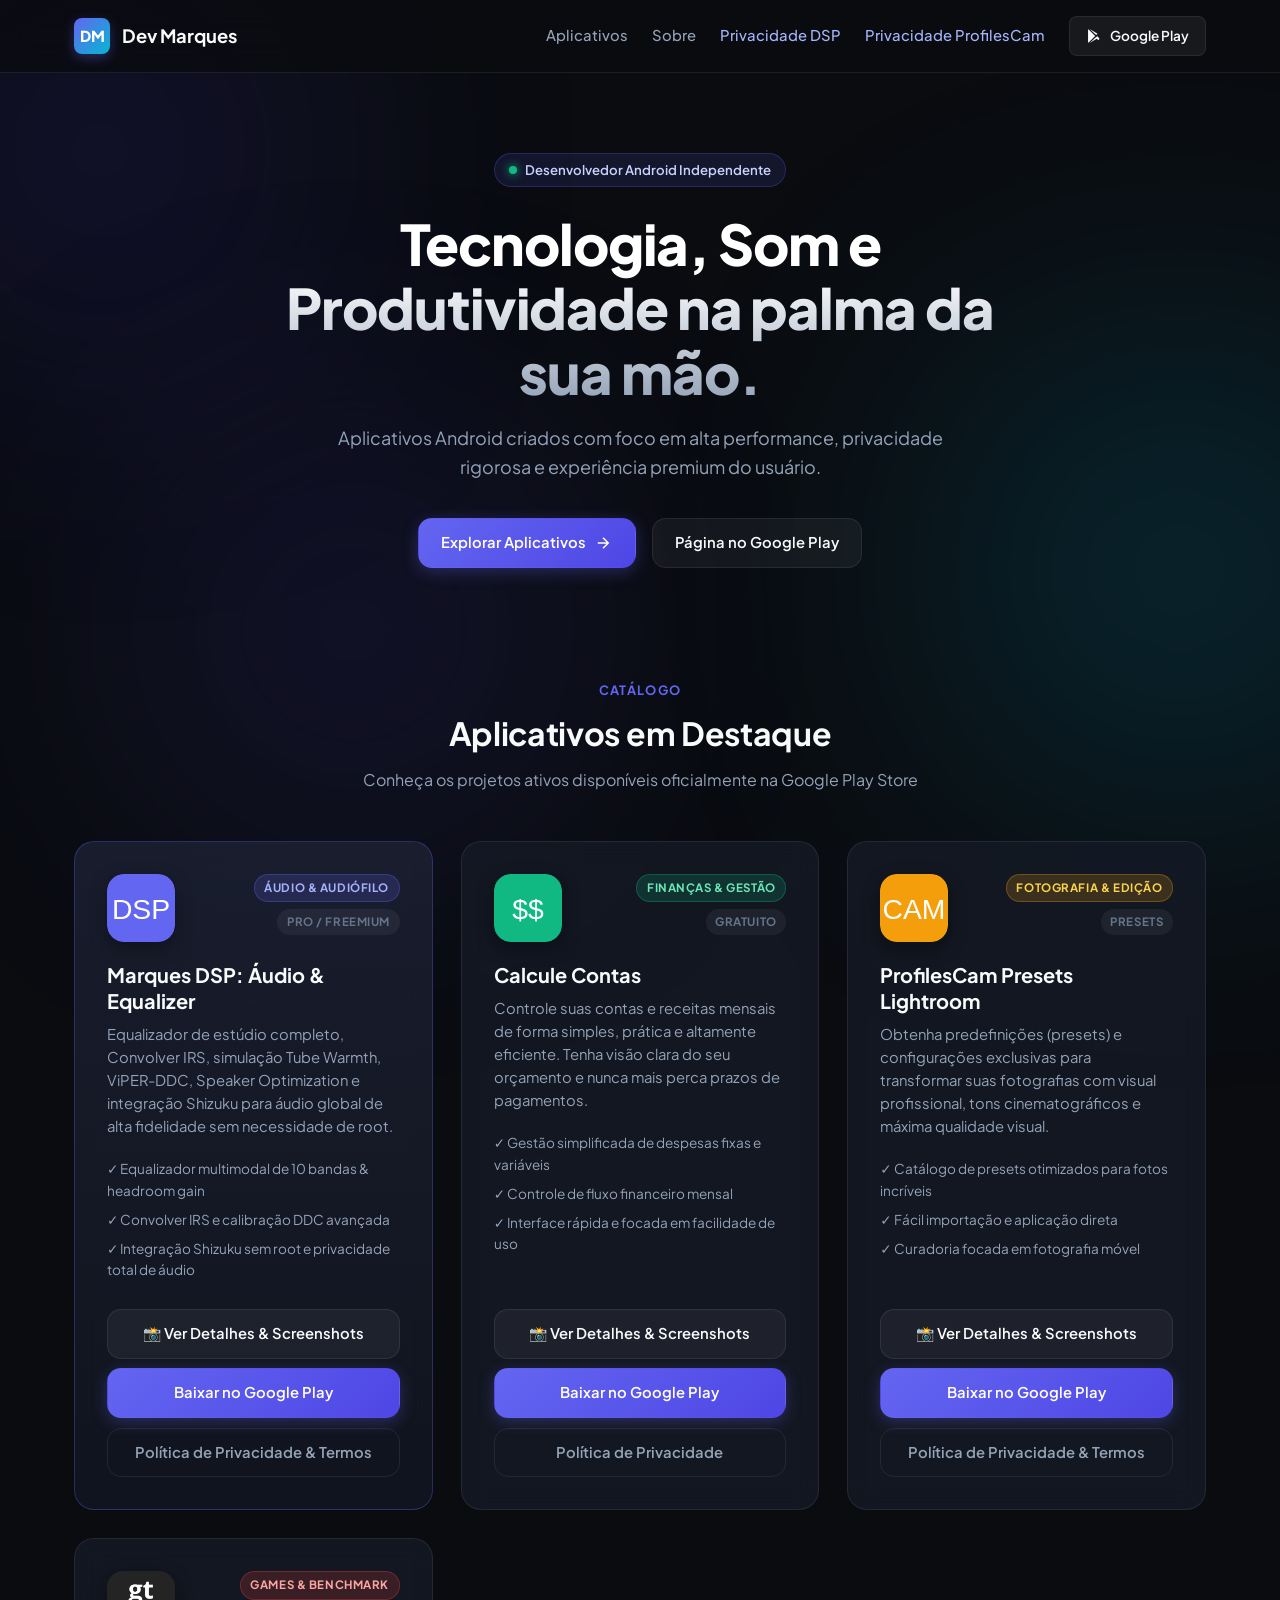
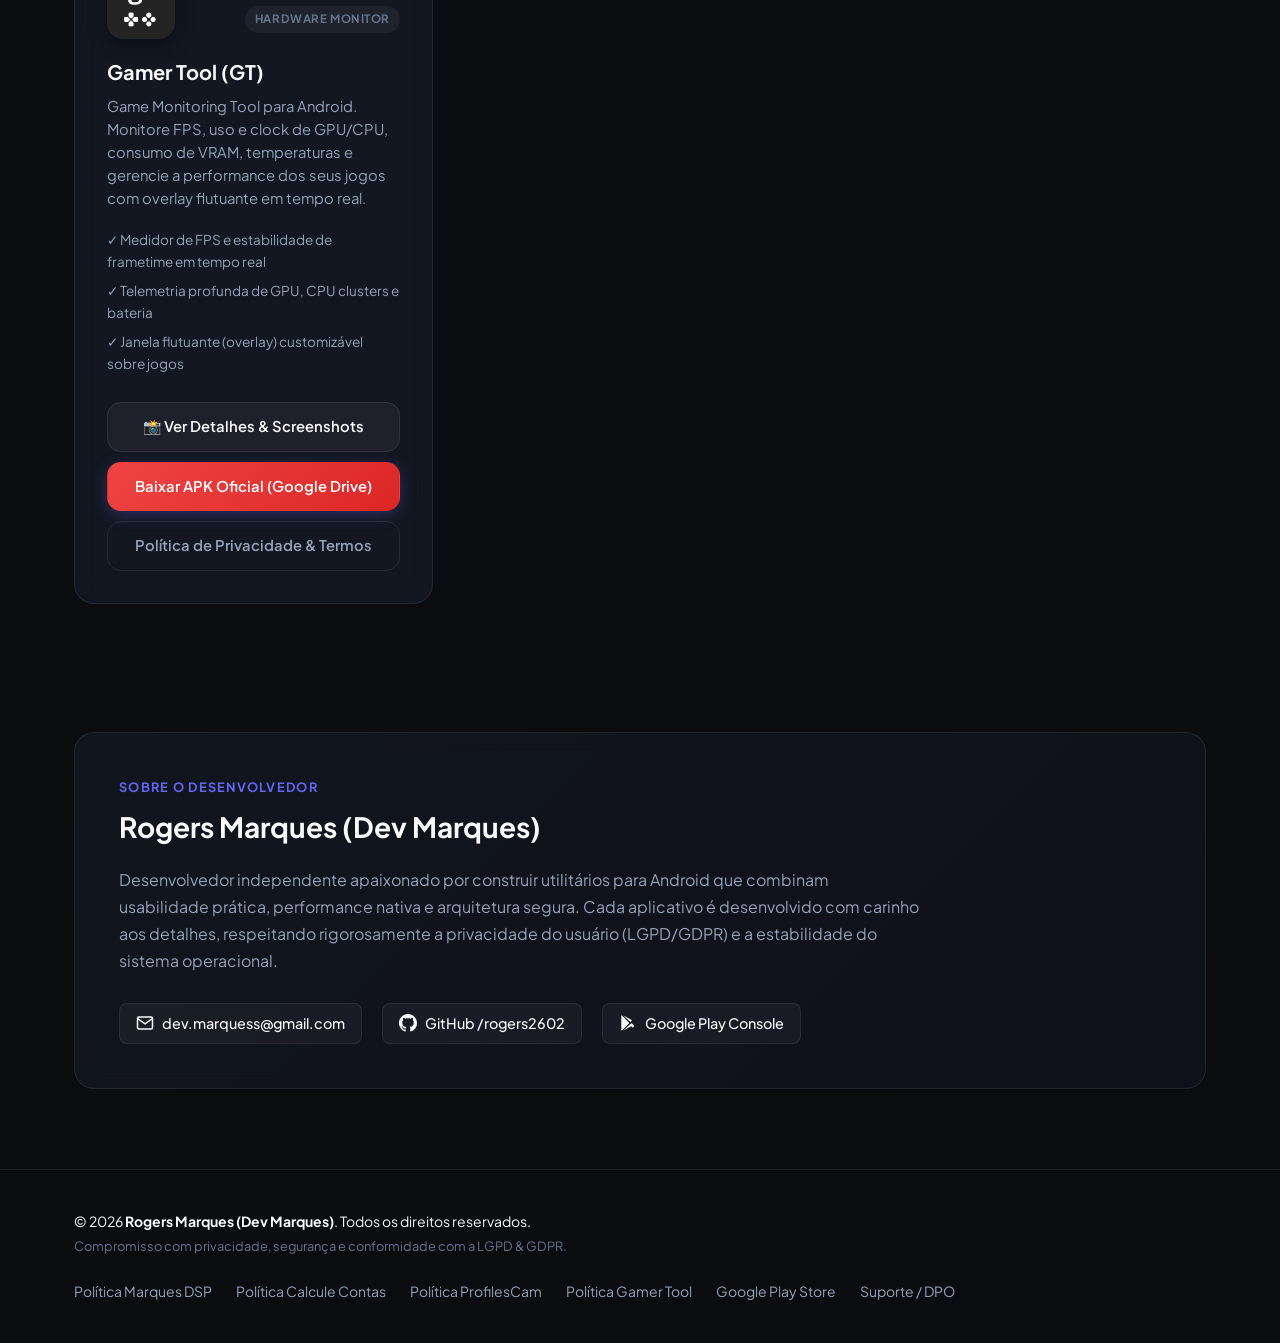
<file: index.html>
<!DOCTYPE html>
<html lang="pt-BR">
<head>
  <meta charset="UTF-8">
  <meta name="viewport" content="width=device-width, initial-scale=1.0">
  <title>Dev Marques — Aplicativos Android & Políticas de Privacidade</title>
  <meta name="description" content="Portfólio oficial de aplicativos Android do desenvolvedor Rogers Marques (Dev Marques). Conheça Marques DSP, Calcule Contas, ProfilesCam e consulte as Políticas de Privacidade.">
  <link rel="preconnect" href="https://fonts.googleapis.com">
  <link rel="preconnect" href="https://fonts.gstatic.com" crossorigin>
  <link href="https://fonts.googleapis.com/css2?family=Plus+Jakarta+Sans:wght@400;500;600;700;800&family=JetBrains+Mono:wght@400;500&display=swap" rel="stylesheet">
  <link rel="stylesheet" href="assets/css/style.css">
</head>
<body>
  <!-- Background Glow Orbs -->
  <div class="glow-orb orb-1" aria-hidden="true"></div>
  <div class="glow-orb orb-2" aria-hidden="true"></div>
  <div class="glow-orb orb-3" aria-hidden="true"></div>

  <!-- Header / Navigation -->
  <header class="header">
    <div class="container header-container">
      <a href="index.html" class="logo" id="logo-link">
        <span class="logo-badge">DM</span>
        <span class="logo-text">Dev Marques</span>
      </a>
      <nav class="nav">
        <a href="#apps" class="nav-link">Aplicativos</a>
        <a href="#about" class="nav-link">Sobre</a>
        <a href="marques_dsp/" class="nav-link nav-highlight">Privacidade DSP</a>
        <a href="profiles_cam/" class="nav-link nav-highlight">Privacidade ProfilesCam</a>
        <a href="https://play.google.com/store/apps/dev?id=6060451121972008500&hl=pt_BR" target="_blank" rel="noopener noreferrer" class="btn btn-sm btn-play">
          <svg viewBox="0 0 24 24" width="16" height="16" fill="currentColor">
            <path d="M3.609 1.814L13.793 12 3.61 22.186c-.343-.377-.551-.884-.551-1.442V3.256c0-.558.208-1.065.55-1.442zM15.207 13.414l2.128 2.128-11.897 6.87 9.769-8.998zm0-2.828L5.438 1.588l11.897 6.87-2.128 2.128zm1.414 1.414l3.197 3.197c.502.502.502 1.316 0 1.818l-1.379 1.379-3.232-3.232 1.414-3.162z"/>
          </svg>
          Google Play
        </a>
      </nav>
    </div>
  </header>

  <!-- Hero Section -->
  <section class="hero">
    <div class="container hero-container">
      <div class="hero-badge">
        <span class="pulse-dot"></span> Desenvolvedor Android Independente
      </div>
      <h1 class="hero-title">
        Tecnologia, Som e Produtividade na palma da sua mão.
      </h1>
      <p class="hero-subtitle">
        Aplicativos Android criados com foco em alta performance, privacidade rigorosa e experiência premium do usuário.
      </p>
      <div class="hero-actions">
        <a href="#apps" class="btn btn-primary" id="btn-explore-apps">
          Explorar Aplicativos
          <svg width="18" height="18" viewBox="0 0 24 24" fill="none" stroke="currentColor" stroke-width="2"><path d="M5 12h14M12 5l7 7-7 7"/></svg>
        </a>
        <a href="https://play.google.com/store/apps/dev?id=6060451121972008500&hl=pt_BR" target="_blank" rel="noopener noreferrer" class="btn btn-secondary" id="btn-play-profile">
          Página no Google Play
        </a>
      </div>
    </div>
  </section>

  <!-- Apps Portfolio Section -->
  <section id="apps" class="apps-section">
    <div class="container">
      <div class="section-header">
        <span class="section-eyebrow">Catálogo</span>
        <h2 class="section-title">Aplicativos em Destaque</h2>
        <p class="section-subtitle">Conheça os projetos ativos disponíveis oficialmente na Google Play Store</p>
      </div>

      <div class="apps-grid">
        
        <!-- CARD 1: Marques DSP -->
        <article class="app-card featured-card" id="app-dsp">
          <div class="card-glow"></div>
          <div class="card-top">
            <img 
              src="https://play-lh.googleusercontent.com/8L1Cw-fKZcJvvmFwqWcjTEOPK6mGj7wmG-ubzs_RJiuvKwJ9qU6mKjYNVda5IfizpOsVsoz4AEicmIlKm4AOzpQ=s180-rw" 
              alt="Ícone do Marques DSP: Áudio & Equalizer" 
              class="app-icon"
              loading="lazy"
              onerror="this.src='data:image/svg+xml;utf8,<svg xmlns=\'http://www.w3.org/2000/svg\' width=\'80\' height=\'80\' viewBox=\'0 0 24 24\' fill=\'%236366f1\'><rect width=\'24\' height=\'24\' rx=\'6\'/><text x=\'50%\' y=\'55%\' dominant-baseline=\'middle\' text-anchor=\'middle\' fill=\'white\' font-size=\'10\' font-family=\'sans-serif\'>DSP</text></svg>'"
            >
            <div class="card-meta">
              <span class="badge badge-accent">Áudio & Audiófilo</span>
              <span class="badge badge-subtle">PRO / Freemium</span>
            </div>
          </div>
          <h3 class="app-title">Marques DSP: Áudio & Equalizer</h3>
          <p class="app-description">
            Equalizador de estúdio completo, Convolver IRS, simulação Tube Warmth, ViPER-DDC, Speaker Optimization e integração Shizuku para áudio global de alta fidelidade sem necessidade de root.
          </p>
          <ul class="app-features">
            <li>✓ Equalizador multimodal de 10 bandas & headroom gain</li>
            <li>✓ Convolver IRS e calibração DDC avançada</li>
            <li>✓ Integração Shizuku sem root e privacidade total de áudio</li>
          </ul>
          <div class="card-footer">
            <a href="dsp.html" class="btn btn-secondary btn-block" id="btn-dsp-details">
              📸 Ver Detalhes & Screenshots
            </a>
            <a href="https://play.google.com/store/apps/details?id=com.devmarques.dsp&hl=pt_BR" target="_blank" rel="noopener noreferrer" class="btn btn-primary btn-block" id="btn-dsp-store">
              Baixar no Google Play
            </a>
            <a href="marques_dsp/" class="btn btn-outline btn-block" id="btn-dsp-policy">
              Política de Privacidade & Termos
            </a>
          </div>
        </article>

        <!-- CARD 2: Calcule Contas -->
        <article class="app-card" id="app-calcbills">
          <div class="card-top">
            <img 
              src="https://play-lh.googleusercontent.com/Q21sfL48oOODYPrHyiBuuFQeKRGltB-o5ZhCU59kR9htiVb92cbNa4RkwBJNu--4Au-OEDTsR91ECfS2Q69O=s180-rw" 
              alt="Ícone do Calcule Contas" 
              class="app-icon"
              loading="lazy"
              onerror="this.src='data:image/svg+xml;utf8,<svg xmlns=\'http://www.w3.org/2000/svg\' width=\'80\' height=\'80\' viewBox=\'0 0 24 24\' fill=\'%2310b981\'><rect width=\'24\' height=\'24\' rx=\'6\'/><text x=\'50%\' y=\'55%\' dominant-baseline=\'middle\' text-anchor=\'middle\' fill=\'white\' font-size=\'10\' font-family=\'sans-serif\'>$$</text></svg>'"
            >
            <div class="card-meta">
              <span class="badge badge-success">Finanças & Gestão</span>
              <span class="badge badge-subtle">Gratuito</span>
            </div>
          </div>
          <h3 class="app-title">Calcule Contas</h3>
          <p class="app-description">
            Controle suas contas e receitas mensais de forma simples, prática e altamente eficiente. Tenha visão clara do seu orçamento e nunca mais perca prazos de pagamentos.
          </p>
          <ul class="app-features">
            <li>✓ Gestão simplificada de despesas fixas e variáveis</li>
            <li>✓ Controle de fluxo financeiro mensal</li>
            <li>✓ Interface rápida e focada em facilidade de uso</li>
          </ul>
          <div class="card-footer">
            <a href="calcula_contas_app.html" class="btn btn-secondary btn-block" id="btn-calcbills-details">
              📸 Ver Detalhes & Screenshots
            </a>
            <a href="https://play.google.com/store/apps/details?id=com.devmarques.calcbills.calculacontas&hl=pt_BR" target="_blank" rel="noopener noreferrer" class="btn btn-primary btn-block" id="btn-calcbills-store">
              Baixar no Google Play
            </a>
            <a href="calcula_contas/" class="btn btn-outline btn-block" id="btn-calcbills-policy">
              Política de Privacidade
            </a>
          </div>
        </article>

        <!-- CARD 3: ProfilesCam Presets Lightroom -->
        <article class="app-card" id="app-gcam">
          <div class="card-top">
            <img 
              src="https://play-lh.googleusercontent.com/HCl2sWAlfXPiSWWZxYXxqDtjst5ExXPN947KHVzt9CwkXf1n67byrVutXg6nZcB2unglXsju8BV-jq4uYeXAYQ=s180-rw" 
              alt="Ícone do ProfilesCam Presets Lightroom" 
              class="app-icon"
              loading="lazy"
              onerror="this.src='data:image/svg+xml;utf8,<svg xmlns=\'http://www.w3.org/2000/svg\' width=\'80\' height=\'80\' viewBox=\'0 0 24 24\' fill=\'%23f59e0b\'><rect width=\'24\' height=\'24\' rx=\'6\'/><text x=\'50%\' y=\'55%\' dominant-baseline=\'middle\' text-anchor=\'middle\' fill=\'white\' font-size=\'10\' font-family=\'sans-serif\'>CAM</text></svg>'"
            >
            <div class="card-meta">
              <span class="badge badge-warning">Fotografia & Edição</span>
              <span class="badge badge-subtle">Presets</span>
            </div>
          </div>
          <h3 class="app-title">ProfilesCam Presets Lightroom</h3>
          <p class="app-description">
            Obtenha predefinições (presets) e configurações exclusivas para transformar suas fotografias com visual profissional, tons cinematográficos e máxima qualidade visual.
          </p>
          <ul class="app-features">
            <li>✓ Catálogo de presets otimizados para fotos incríveis</li>
            <li>✓ Fácil importação e aplicação direta</li>
            <li>✓ Curadoria focada em fotografia móvel</li>
          </ul>
          <div class="card-footer">
            <a href="profiles_cam_app.html" class="btn btn-secondary btn-block" id="btn-gcam-details">
              📸 Ver Detalhes & Screenshots
            </a>
            <a href="https://play.google.com/store/apps/details?id=gcamprofiles.devmarques.com.gcamprofiles&hl=pt_BR" target="_blank" rel="noopener noreferrer" class="btn btn-primary btn-block" id="btn-gcam-store">
              Baixar no Google Play
            </a>
            <a href="profiles_cam/" class="btn btn-outline btn-block" id="btn-gcam-policy">
              Política de Privacidade & Termos
            </a>
          </div>
        </article>

        <!-- CARD 4: Gamer Tool (GT) -->
        <article class="app-card" id="app-gmt">
          <div class="card-top">
            <img 
              src="assets/icons/gmt_icon.png" 
              alt="Ícone do Gamer Tool (GT)" 
              class="app-icon"
              loading="lazy"
            >
            <div class="card-meta">
              <span class="badge" style="background: rgba(239, 68, 68, 0.18); color: #fca5a5; border: 1px solid rgba(239, 68, 68, 0.3);">Games & Benchmark</span>
              <span class="badge badge-subtle">Hardware Monitor</span>
            </div>
          </div>
          <h3 class="app-title">Gamer Tool (GT)</h3>
          <p class="app-description">
            Game Monitoring Tool para Android. Monitore FPS, uso e clock de GPU/CPU, consumo de VRAM, temperaturas e gerencie a performance dos seus jogos com overlay flutuante em tempo real.
          </p>
          <ul class="app-features">
            <li>✓ Medidor de FPS e estabilidade de frametime em tempo real</li>
            <li>✓ Telemetria profunda de GPU, CPU clusters e bateria</li>
            <li>✓ Janela flutuante (overlay) customizável sobre jogos</li>
          </ul>
          <div class="card-footer">
            <a href="gmt_app.html" class="btn btn-secondary btn-block" id="btn-gmt-details">
              📸 Ver Detalhes & Screenshots
            </a>
            <a href="https://drive.google.com/drive/folders/1izFjGVMGBfOn87sw9E8xflJwtyek241Y" target="_blank" rel="noopener noreferrer" class="btn btn-primary btn-block" id="btn-gmt-drive" style="background: linear-gradient(135deg, #ef4444, #dc2626);">
              Baixar APK Oficial (Google Drive)
            </a>
            <a href="gmt_policy/" class="btn btn-outline btn-block" id="btn-gmt-policy">
              Política de Privacidade & Termos
            </a>
          </div>
        </article>

      </div>
    </div>
  </section>

  <!-- About / Dev Section -->
  <section id="about" class="about-section">
    <div class="container">
      <div class="about-box">
        <div class="about-content">
          <span class="section-eyebrow">Sobre o Desenvolvedor</span>
          <h2 class="about-title">Rogers Marques (Dev Marques)</h2>
          <p class="about-text">
            Desenvolvedor independente apaixonado por construir utilitários para Android que combinam usabilidade prática, performance nativa e arquitetura segura. Cada aplicativo é desenvolvido com carinho aos detalhes, respeitando rigorosamente a privacidade do usuário (LGPD/GDPR) e a estabilidade do sistema operacional.
          </p>
          <div class="about-links">
            <a href="mailto:dev.marquess@gmail.com" class="about-link" id="contact-email">
              <svg width="18" height="18" viewBox="0 0 24 24" fill="none" stroke="currentColor" stroke-width="2"><path d="M4 4h16c1.1 0 2 .9 2 2v12c0 1.1-.9 2-2 2H4c-1.1 0-2-.9-2-2V6c0-1.1.9-2 2-2z"/><polyline points="22,6 12,13 2,6"/></svg>
              dev.marquess@gmail.com
            </a>
            <a href="https://github.com/rogers2602" target="_blank" rel="noopener noreferrer" class="about-link" id="contact-github">
              <svg width="18" height="18" viewBox="0 0 24 24" fill="currentColor"><path d="M12 0C5.37 0 0 5.37 0 12c0 5.31 3.435 9.795 8.205 11.385.6.105.825-.255.825-.57 0-.285-.015-1.23-.015-2.235-3.015.555-3.795-.735-4.035-1.41-.135-.345-.72-1.41-1.23-1.695-.42-.225-1.02-.78-.015-.795.945-.015 1.62.87 1.845 1.23 1.08 1.815 2.805 1.305 3.495.99.105-.78.42-1.305.765-1.605-2.67-.3-5.46-1.335-5.46-5.925 0-1.305.465-2.385 1.23-3.225-.12-.3-.54-1.53.12-3.18 0 0 1.005-.315 3.3 1.23.96-.27 1.98-.405 3-.405s2.04.135 3 .405c2.295-1.56 3.3-1.23 3.3-1.23.66 1.65.24 2.88.12 3.18.765.84 1.23 1.905 1.23 3.225 0 4.605-2.805 5.625-5.475 5.925.435.375.81 1.095.81 2.22 0 1.605-.015 2.895-.015 3.3 0 .315.225.69.825.57A12.02 12.02 0 0024 12c0-6.63-5.37-12-12-12z"/></svg>
              GitHub /rogers2602
            </a>
            <a href="https://play.google.com/store/apps/dev?id=6060451121972008500&hl=pt_BR" target="_blank" rel="noopener noreferrer" class="about-link" id="contact-playstore">
              <svg width="18" height="18" viewBox="0 0 24 24" fill="currentColor"><path d="M3.609 1.814L13.793 12 3.61 22.186c-.343-.377-.551-.884-.551-1.442V3.256c0-.558.208-1.065.55-1.442zM15.207 13.414l2.128 2.128-11.897 6.87 9.769-8.998zm0-2.828L5.438 1.588l11.897 6.87-2.128 2.128zm1.414 1.414l3.197 3.197c.502.502.502 1.316 0 1.818l-1.379 1.379-3.232-3.232 1.414-3.162z"/></svg>
              Google Play Console
            </a>
          </div>
        </div>
      </div>
    </div>
  </section>

  <!-- Footer -->
  <footer class="footer">
    <div class="container footer-container">
      <div class="footer-left">
        <p class="footer-copy">&copy; 2026 <strong>Rogers Marques (Dev Marques)</strong>. Todos os direitos reservados.</p>
        <p class="footer-sub">Compromisso com privacidade, segurança e conformidade com a LGPD & GDPR.</p>
      </div>
      <div class="footer-links">
        <a href="marques_dsp/" class="footer-link">Política Marques DSP</a>
        <a href="calcula_contas/" class="footer-link">Política Calcule Contas</a>
        <a href="profiles_cam/" class="footer-link">Política ProfilesCam</a>
        <a href="gmt_policy/" class="footer-link">Política Gamer Tool</a>
        <a href="https://play.google.com/store/apps/dev?id=6060451121972008500&hl=pt_BR" target="_blank" rel="noopener noreferrer" class="footer-link">Google Play Store</a>
        <a href="mailto:dev.marquess@gmail.com" class="footer-link">Suporte / DPO</a>
      </div>
    </div>
  </footer>
</body>
</html>
</file>
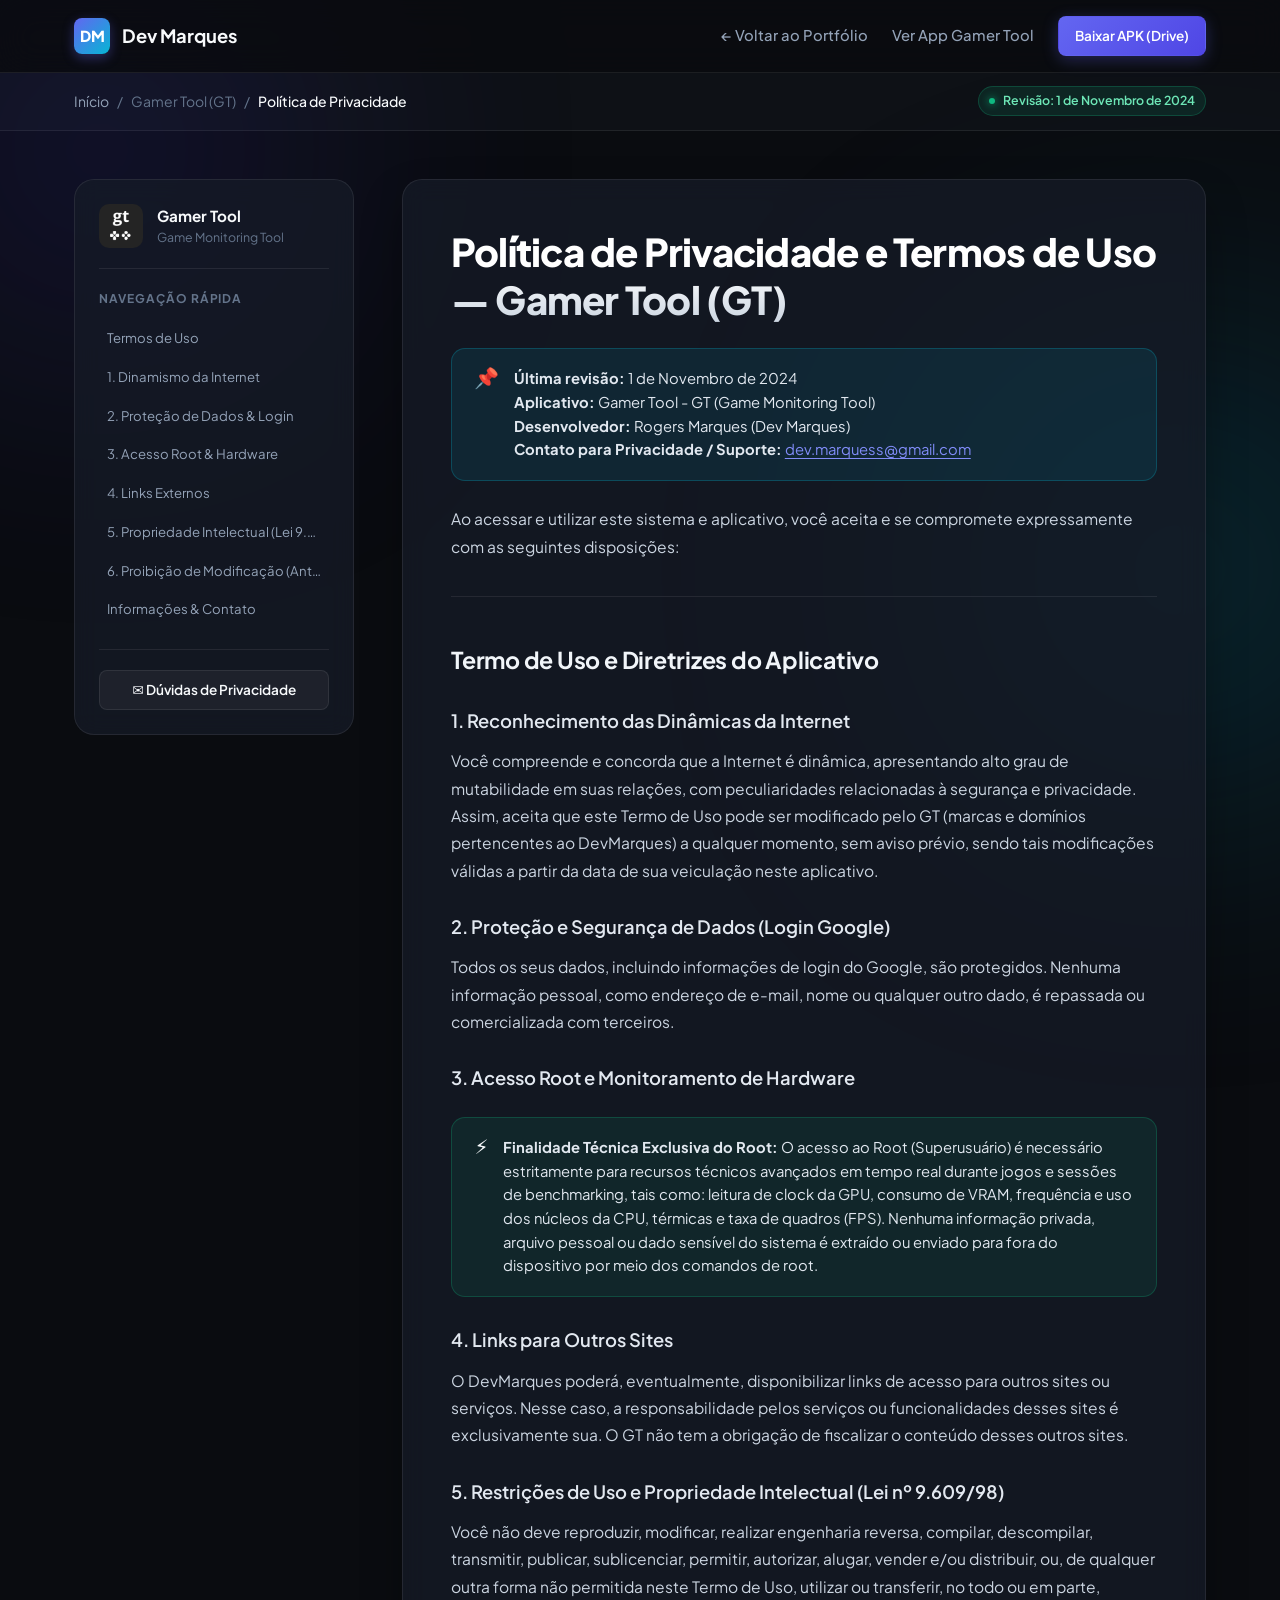
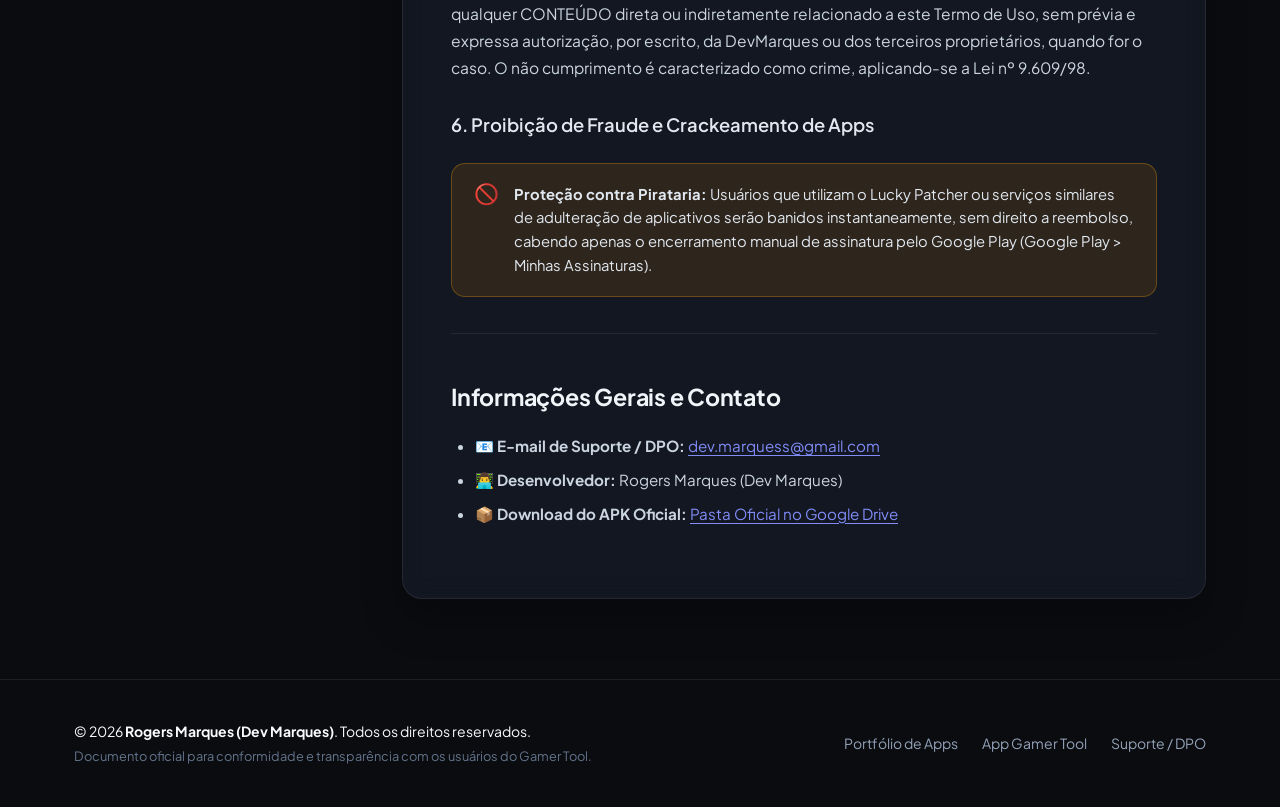
<file: gmt_policy/index.html>
<!DOCTYPE html>
<html lang="pt-BR">
<head>
  <meta charset="UTF-8">
  <meta name="viewport" content="width=device-width, initial-scale=1.0">
  <title>Termos de Uso e Política de Privacidade — Gamer Tool (GT)</title>
  <meta name="description" content="Termos de Uso e Política de Privacidade oficial do aplicativo Gamer Tool - Game Monitoring Tool (GT) por Dev Marques.">
  <link rel="preconnect" href="https://fonts.googleapis.com">
  <link rel="preconnect" href="https://fonts.gstatic.com" crossorigin>
  <link href="https://fonts.googleapis.com/css2?family=Plus+Jakarta+Sans:wght@400;500;600;700;800&family=JetBrains+Mono:wght@400;500&display=swap" rel="stylesheet">
  <link rel="stylesheet" href="../assets/css/style.css">
  <link rel="stylesheet" href="../assets/css/policy.css">
</head>
<body>
  <div class="glow-orb orb-1" aria-hidden="true"></div>
  <div class="glow-orb orb-2" aria-hidden="true"></div>

  <!-- Header -->
  <header class="header">
    <div class="container header-container">
      <a href="../index.html" class="logo">
        <span class="logo-badge">DM</span>
        <span class="logo-text">Dev Marques</span>
      </a>
      <nav class="nav">
        <a href="../index.html" class="nav-link">← Voltar ao Portfólio</a>
        <a href="../gmt_app.html" class="nav-link">Ver App Gamer Tool</a>
        <a href="https://drive.google.com/drive/folders/1izFjGVMGBfOn87sw9E8xflJwtyek241Y" target="_blank" rel="noopener noreferrer" class="btn btn-sm btn-primary">
          Baixar APK (Drive)
        </a>
      </nav>
    </div>
  </header>

  <!-- Top Bar -->
  <div class="policy-topbar">
    <div class="container policy-topbar-inner">
      <div class="breadcrumbs">
        <a href="../index.html">Início</a>
        <span>/</span>
        <span>Gamer Tool (GT)</span>
        <span>/</span>
        <span class="active">Política de Privacidade</span>
      </div>
      <div class="status-pill">
        <span class="status-dot"></span> Revisão: 1 de Novembro de 2024
      </div>
    </div>
  </div>

  <!-- Main Content -->
  <main class="policy-wrapper">
    <div class="container policy-layout">
      
      <!-- Sidebar -->
      <aside class="policy-sidebar">
        <div class="sidebar-card">
          <div class="sidebar-app-badge">
            <img src="../assets/icons/gmt_icon.png" alt="Ícone do Gamer Tool" class="sidebar-app-icon">
            <div>
              <div class="sidebar-app-title">Gamer Tool</div>
              <div class="sidebar-app-sub">Game Monitoring Tool</div>
            </div>
          </div>
          
          <h4 class="toc-title">Navegação Rápida</h4>
          <nav class="toc-nav">
            <a href="#termos-uso">Termos de Uso</a>
            <a href="#clausula-1">1. Dinamismo da Internet</a>
            <a href="#clausula-2">2. Proteção de Dados & Login</a>
            <a href="#clausula-3">3. Acesso Root & Hardware</a>
            <a href="#clausula-4">4. Links Externos</a>
            <a href="#clausula-5">5. Propriedade Intelectual (Lei 9.609)</a>
            <a href="#clausula-6">6. Proibição de Modificação (Anti-Crack)</a>
            <a href="#contato">Informações & Contato</a>
          </nav>

          <div class="sidebar-cta">
            <a href="mailto:dev.marquess@gmail.com" class="btn btn-secondary btn-sm btn-block">
              ✉️ Dúvidas de Privacidade
            </a>
          </div>
        </div>
      </aside>

      <!-- Document Body -->
      <article class="doc-content">
        <h1 class="doc-title">Política de Privacidade e Termos de Uso — Gamer Tool (GT)</h1>

        <div class="alert-box alert-note">
          <div class="alert-icon">📌</div>
          <div class="alert-body">
            <strong>Última revisão:</strong> 1 de Novembro de 2024<br>
            <strong>Aplicativo:</strong> Gamer Tool - GT (Game Monitoring Tool)<br>
            <strong>Desenvolvedor:</strong> Rogers Marques (Dev Marques)<br>
            <strong>Contato para Privacidade / Suporte:</strong> <a href="mailto:dev.marquess@gmail.com">dev.marquess@gmail.com</a>
          </div>
        </div>

        <p class="doc-p">Ao acessar e utilizar este sistema e aplicativo, você aceita e se compromete expressamente com as seguintes disposições:</p>

        <hr class="doc-divider">

        <h2 id="termos-uso" class="doc-h2">Termo de Uso e Diretrizes do Aplicativo</h2>

        <h3 id="clausula-1" class="doc-h3">1. Reconhecimento das Dinâmicas da Internet</h3>
        <p class="doc-p">
          Você compreende e concorda que a Internet é dinâmica, apresentando alto grau de mutabilidade em suas relações, com peculiaridades relacionadas à segurança e privacidade. Assim, aceita que este Termo de Uso pode ser modificado pelo GT (marcas e domínios pertencentes ao DevMarques) a qualquer momento, sem aviso prévio, sendo tais modificações válidas a partir da data de sua veiculação neste aplicativo.
        </p>

        <h3 id="clausula-2" class="doc-h3">2. Proteção e Segurança de Dados (Login Google)</h3>
        <p class="doc-p">
          Todos os seus dados, incluindo informações de login do Google, são protegidos. Nenhuma informação pessoal, como endereço de e-mail, nome ou qualquer outro dado, é repassada ou comercializada com terceiros.
        </p>

        <h3 id="clausula-3" class="doc-h3">3. Acesso Root e Monitoramento de Hardware</h3>
        <div class="alert-box alert-important">
          <div class="alert-icon">⚡</div>
          <div class="alert-body">
            <strong>Finalidade Técnica Exclusiva do Root:</strong> O acesso ao Root (Superusuário) é necessário estritamente para recursos técnicos avançados em tempo real durante jogos e sessões de benchmarking, tais como: leitura de clock da GPU, consumo de VRAM, frequência e uso dos núcleos da CPU, térmicas e taxa de quadros (FPS). Nenhuma informação privada, arquivo pessoal ou dado sensível do sistema é extraído ou enviado para fora do dispositivo por meio dos comandos de root.
          </div>
        </div>

        <h3 id="clausula-4" class="doc-h3">4. Links para Outros Sites</h3>
        <p class="doc-p">
          O DevMarques poderá, eventualmente, disponibilizar links de acesso para outros sites ou serviços. Nesse caso, a responsabilidade pelos serviços ou funcionalidades desses sites é exclusivamente sua. O GT não tem a obrigação de fiscalizar o conteúdo desses outros sites.
        </p>

        <h3 id="clausula-5" class="doc-h3">5. Restrições de Uso e Propriedade Intelectual (Lei nº 9.609/98)</h3>
        <p class="doc-p">
          Você não deve reproduzir, modificar, realizar engenharia reversa, compilar, descompilar, transmitir, publicar, sublicenciar, permitir, autorizar, alugar, vender e/ou distribuir, ou, de qualquer outra forma não permitida neste Termo de Uso, utilizar ou transferir, no todo ou em parte, qualquer CONTEÚDO direta ou indiretamente relacionado a este Termo de Uso, sem prévia e expressa autorização, por escrito, da DevMarques ou dos terceiros proprietários, quando for o caso. O não cumprimento é caracterizado como crime, aplicando-se a Lei nº 9.609/98.
        </p>

        <h3 id="clausula-6" class="doc-h3">6. Proibição de Fraude e Crackeamento de Apps</h3>
        <div class="alert-box alert-warning">
          <div class="alert-icon">🚫</div>
          <div class="alert-body">
            <strong>Proteção contra Pirataria:</strong> Usuários que utilizam o Lucky Patcher ou serviços similares de adulteração de aplicativos serão banidos instantaneamente, sem direito a reembolso, cabendo apenas o encerramento manual de assinatura pelo Google Play (Google Play &gt; Minhas Assinaturas).
          </div>
        </div>

        <hr class="doc-divider">

        <h2 id="contato" class="doc-h2">Informações Gerais e Contato</h2>
        <ul class="doc-list">
          <li>📧 <strong>E-mail de Suporte / DPO:</strong> <a href="mailto:dev.marquess@gmail.com">dev.marquess@gmail.com</a></li>
          <li>👨‍💻 <strong>Desenvolvedor:</strong> Rogers Marques (Dev Marques)</li>
          <li>📦 <strong>Download do APK Oficial:</strong> <a href="https://drive.google.com/drive/folders/1izFjGVMGBfOn87sw9E8xflJwtyek241Y" target="_blank" rel="noopener noreferrer">Pasta Oficial no Google Drive</a></li>
        </ul>
      </article>

    </div>
  </main>

  <!-- Footer -->
  <footer class="footer">
    <div class="container footer-container">
      <div class="footer-left">
        <p class="footer-copy">&copy; 2026 <strong>Rogers Marques (Dev Marques)</strong>. Todos os direitos reservados.</p>
        <p class="footer-sub">Documento oficial para conformidade e transparência com os usuários do Gamer Tool.</p>
      </div>
      <div class="footer-links">
        <a href="../index.html" class="footer-link">Portfólio de Apps</a>
        <a href="../gmt_app.html" class="footer-link">App Gamer Tool</a>
        <a href="mailto:dev.marquess@gmail.com" class="footer-link">Suporte / DPO</a>
      </div>
    </div>
  </footer>
</body>
</html>
</file>
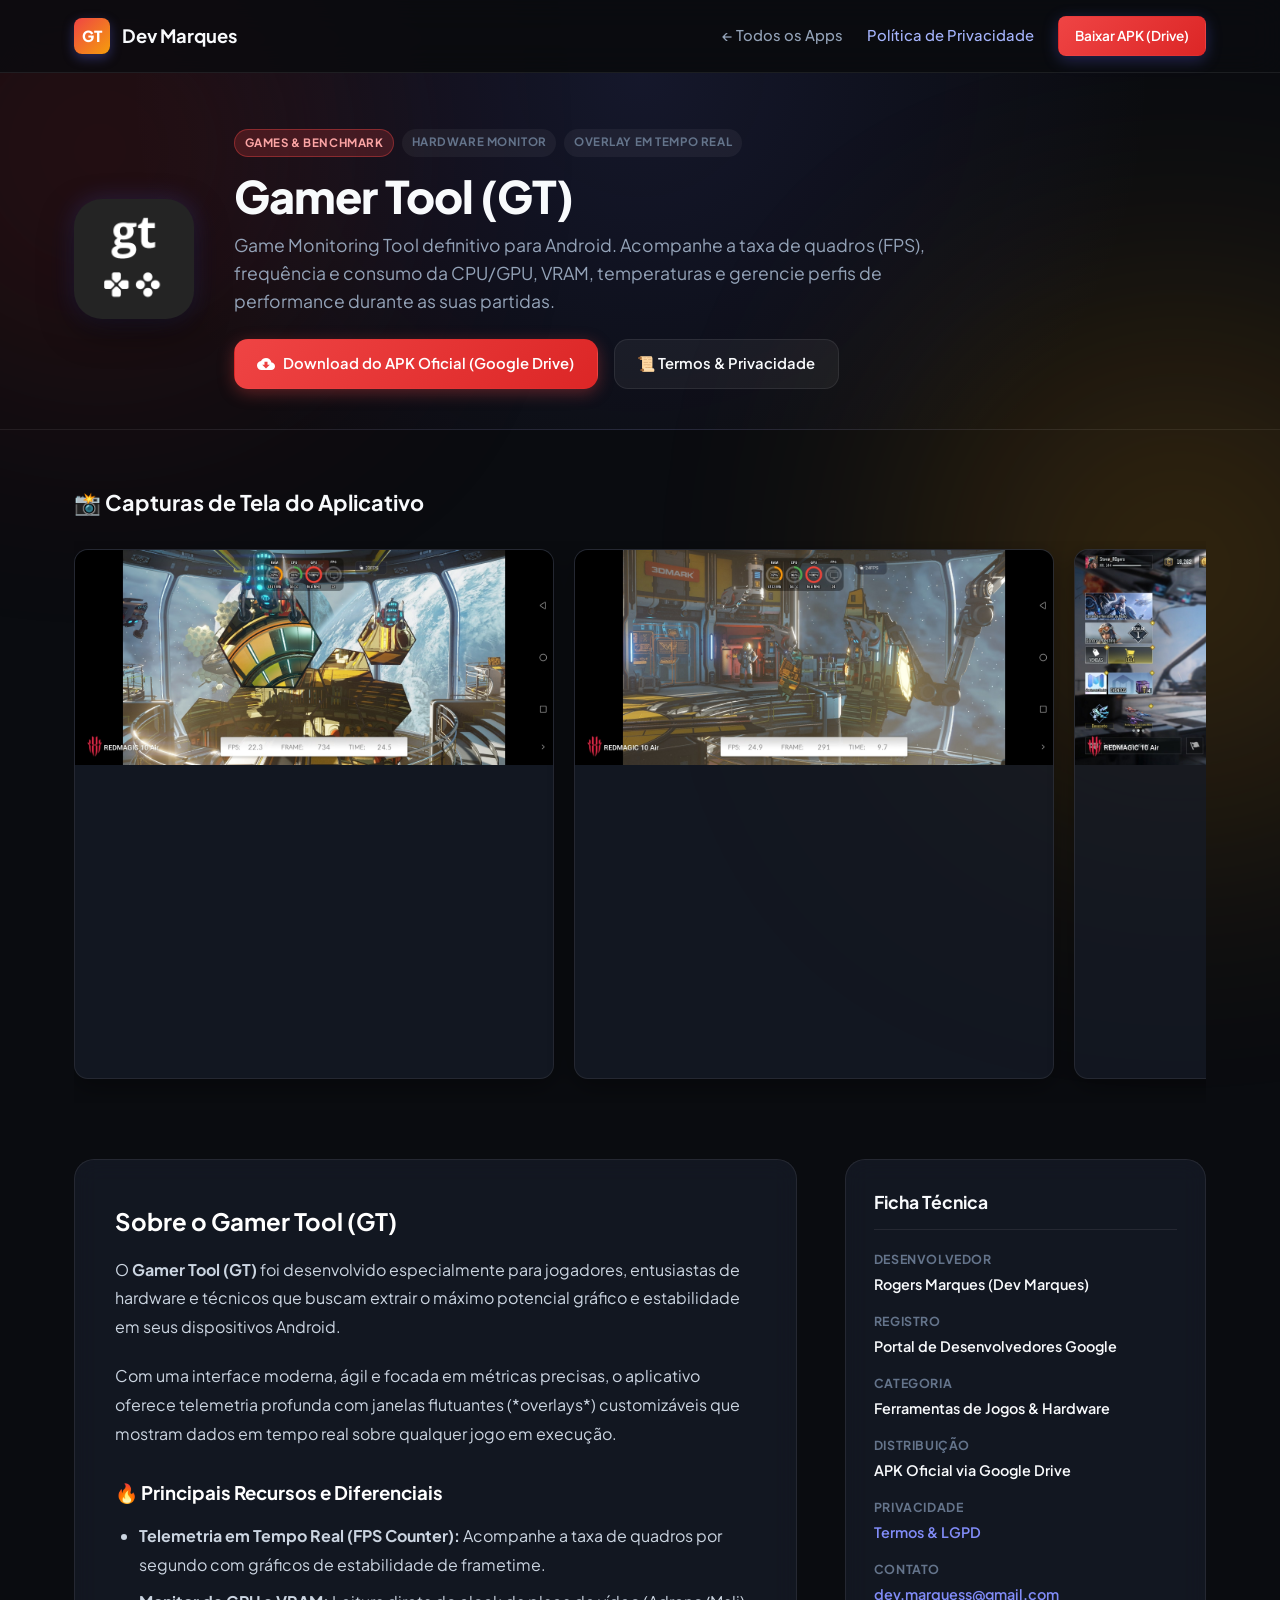
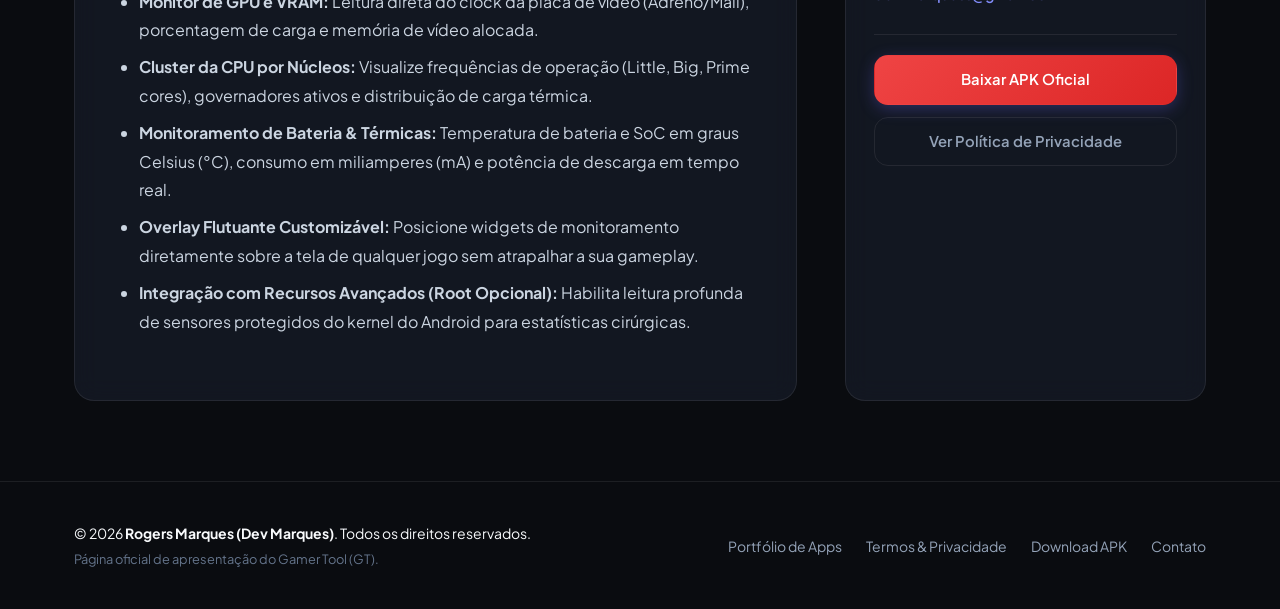
<file: gmt_app.html>
<!DOCTYPE html>
<html lang="pt-BR">
<head>
  <meta charset="UTF-8">
  <meta name="viewport" content="width=device-width, initial-scale=1.0">
  <title>Gamer Tool (GT) — Game Monitoring Tool | Dev Marques</title>
  <meta name="description" content="Monitore FPS, clock da GPU, VRAM, núcleos da CPU, térmicas e otimize seus jogos no Android com o Gamer Tool (GT) por Dev Marques.">
  <link rel="preconnect" href="https://fonts.googleapis.com">
  <link rel="preconnect" href="https://fonts.gstatic.com" crossorigin>
  <link href="https://fonts.googleapis.com/css2?family=Plus+Jakarta+Sans:wght@400;500;600;700;800&family=JetBrains+Mono:wght@400;500&display=swap" rel="stylesheet">
  <link rel="stylesheet" href="assets/css/style.css">
  <link rel="stylesheet" href="assets/css/app-page.css">
</head>
<body>
  <div class="glow-orb orb-1" style="background: radial-gradient(circle, #dc2626, transparent 70%);" aria-hidden="true"></div>
  <div class="glow-orb orb-2" style="background: radial-gradient(circle, #f59e0b, transparent 70%);" aria-hidden="true"></div>

  <!-- Header -->
  <header class="header">
    <div class="container header-container">
      <a href="index.html" class="logo">
        <span class="logo-badge" style="background: linear-gradient(135deg, #ef4444, #f59e0b);">GT</span>
        <span class="logo-text">Dev Marques</span>
      </a>
      <nav class="nav">
        <a href="index.html" class="nav-link">← Todos os Apps</a>
        <a href="gmt_policy/" class="nav-link nav-highlight">Política de Privacidade</a>
        <a href="https://drive.google.com/drive/folders/1izFjGVMGBfOn87sw9E8xflJwtyek241Y" target="_blank" rel="noopener noreferrer" class="btn btn-sm btn-primary" style="background: linear-gradient(135deg, #ef4444, #dc2626);">
          Baixar APK (Drive)
        </a>
      </nav>
    </div>
  </header>

  <!-- App Hero -->
  <section class="app-hero">
    <div class="container app-hero-layout">
      <img src="assets/icons/gmt_icon.png" alt="Ícone do Gamer Tool (GT)" class="app-hero-icon">
      <div class="app-hero-info">
        <div class="app-badges-row">
          <span class="badge" style="background: rgba(239, 68, 68, 0.2); color: #fca5a5; border: 1px solid rgba(239, 68, 68, 0.4);">Games & Benchmark</span>
          <span class="badge badge-subtle">Hardware Monitor</span>
          <span class="badge badge-subtle">Overlay em Tempo Real</span>
        </div>
        <h1 class="app-hero-title">Gamer Tool (GT)</h1>
        <p class="app-hero-tagline">
          Game Monitoring Tool definitivo para Android. Acompanhe a taxa de quadros (FPS), frequência e consumo da CPU/GPU, VRAM, temperaturas e gerencie perfis de performance durante as suas partidas.
        </p>
        <div class="app-hero-actions">
          <a href="https://drive.google.com/drive/folders/1izFjGVMGBfOn87sw9E8xflJwtyek241Y" target="_blank" rel="noopener noreferrer" class="btn btn-primary" style="background: linear-gradient(135deg, #ef4444, #dc2626); box-shadow: 0 4px 16px rgba(239, 68, 68, 0.35);">
            <svg viewBox="0 0 24 24" width="18" height="18" fill="currentColor"><path d="M19.35 10.04C18.67 6.59 15.64 4 12 4 9.11 4 6.6 5.64 5.35 8.04 2.34 8.36 0 10.91 0 14c0 3.31 2.69 6 6 6h13c2.76 0 5-2.24 5-5 0-2.64-2.05-4.78-4.65-4.96zM17 13l-5 5-5-5h3V9h4v4h3z"/></svg>
            Download do APK Oficial (Google Drive)
          </a>
          <a href="gmt_policy/" class="btn btn-secondary">
            📜 Termos & Privacidade
          </a>
        </div>
      </div>
    </div>
  </section>

  <!-- Screenshots Gallery -->
  <section class="showcase-section">
    <div class="container">
      <h2 class="gallery-title">📸 Capturas de Tela do Aplicativo</h2>
      <div class="screenshots-scroll">
        <div class="screenshot-item" style="width: 480px;">
          <img src="gmt/5021833684595707124.jpg" alt="Captura de tela do Gamer Tool" class="screenshot-img" loading="lazy">
        </div>
        <div class="screenshot-item" style="width: 480px;">
          <img src="gmt/5021833684595707125.jpg" alt="Captura de tela do Gamer Tool" class="screenshot-img" loading="lazy">
        </div>
        <div class="screenshot-item" style="width: 480px;">
          <img src="gmt/5021833684595707126.jpg" alt="Captura de tela do Gamer Tool" class="screenshot-img" loading="lazy">
        </div>
        <div class="screenshot-item" style="width: 240px;">
          <img src="gmt/5032958942677503050.jpg" alt="Captura de tela do Gamer Tool" class="screenshot-img" loading="lazy">
        </div>
        <div class="screenshot-item" style="width: 240px;">
          <img src="gmt/5032958942677503057.jpg" alt="Captura de tela do Gamer Tool" class="screenshot-img" loading="lazy">
        </div>
        <div class="screenshot-item" style="width: 240px;">
          <img src="gmt/5032958942677503058.jpg" alt="Captura de tela do Gamer Tool" class="screenshot-img" loading="lazy">
        </div>
        <div class="screenshot-item" style="width: 240px;">
          <img src="gmt/5032958942677503059.jpg" alt="Captura de tela do Gamer Tool" class="screenshot-img" loading="lazy">
        </div>
        <div class="screenshot-item" style="width: 240px;">
          <img src="gmt/5032958942677503060.jpg" alt="Captura de tela do Gamer Tool" class="screenshot-img" loading="lazy">
        </div>
        <div class="screenshot-item" style="width: 240px;">
          <img src="gmt/5032958942677503061.jpg" alt="Captura de tela do Gamer Tool" class="screenshot-img" loading="lazy">
        </div>
        <div class="screenshot-item" style="width: 240px;">
          <img src="gmt/5032958942677503062.jpg" alt="Captura de tela do Gamer Tool" class="screenshot-img" loading="lazy">
        </div>
        <div class="screenshot-item" style="width: 240px;">
          <img src="gmt/5032958942677503063.jpg" alt="Captura de tela do Gamer Tool" class="screenshot-img" loading="lazy">
        </div>
        <div class="screenshot-item" style="width: 240px;">
          <img src="gmt/5035293042654514286.jpg" alt="Captura de tela do Gamer Tool" class="screenshot-img" loading="lazy">
        </div>
        <div class="screenshot-item" style="width: 240px;">
          <img src="gmt/5035293042654514287.jpg" alt="Captura de tela do Gamer Tool" class="screenshot-img" loading="lazy">
        </div>
        <div class="screenshot-item" style="width: 240px;">
          <img src="gmt/5035293042654514288.jpg" alt="Captura de tela do Gamer Tool" class="screenshot-img" loading="lazy">
        </div>
      </div>
    </div>
  </section>

  <!-- Details & Description -->
  <section class="container">
    <div class="details-grid">
      <div class="app-description-box">
        <h2>Sobre o Gamer Tool (GT)</h2>
        <p>
          O <strong>Gamer Tool (GT)</strong> foi desenvolvido especialmente para jogadores, entusiastas de hardware e técnicos que buscam extrair o máximo potencial gráfico e estabilidade em seus dispositivos Android.
        </p>
        <p>
          Com uma interface moderna, ágil e focada em métricas precisas, o aplicativo oferece telemetria profunda com janelas flutuantes (*overlays*) customizáveis que mostram dados em tempo real sobre qualquer jogo em execução.
        </p>

        <h3>🔥 Principais Recursos e Diferenciais</h3>
        <ul>
          <li><strong>Telemetria em Tempo Real (FPS Counter):</strong> Acompanhe a taxa de quadros por segundo com gráficos de estabilidade de frametime.</li>
          <li><strong>Monitor de GPU e VRAM:</strong> Leitura direta do clock da placa de vídeo (Adreno/Mali), porcentagem de carga e memória de vídeo alocada.</li>
          <li><strong>Cluster da CPU por Núcleos:</strong> Visualize frequências de operação (Little, Big, Prime cores), governadores ativos e distribuição de carga térmica.</li>
          <li><strong>Monitoramento de Bateria & Térmicas:</strong> Temperatura de bateria e SoC em graus Celsius (°C), consumo em miliamperes (mA) e potência de descarga em tempo real.</li>
          <li><strong>Overlay Flutuante Customizável:</strong> Posicione widgets de monitoramento diretamente sobre a tela de qualquer jogo sem atrapalhar a sua gameplay.</li>
          <li><strong>Integração com Recursos Avançados (Root Opcional):</strong> Habilita leitura profunda de sensores protegidos do kernel do Android para estatísticas cirúrgicas.</li>
        </ul>
      </div>

      <aside class="app-meta-card">
        <h3 class="meta-title">Ficha Técnica</h3>
        <div class="meta-list">
          <div class="meta-item">
            <span class="meta-label">Desenvolvedor</span>
            <span class="meta-value">Rogers Marques (Dev Marques)</span>
          </div>
          <div class="meta-item">
            <span class="meta-label">Registro</span>
            <span class="meta-value">Portal de Desenvolvedores Google</span>
          </div>
          <div class="meta-item">
            <span class="meta-label">Categoria</span>
            <span class="meta-value">Ferramentas de Jogos & Hardware</span>
          </div>
          <div class="meta-item">
            <span class="meta-label">Distribuição</span>
            <span class="meta-value">APK Oficial via Google Drive</span>
          </div>
          <div class="meta-item">
            <span class="meta-label">Privacidade</span>
            <span class="meta-value"><a href="gmt_policy/">Termos & LGPD</a></span>
          </div>
          <div class="meta-item">
            <span class="meta-label">Contato</span>
            <span class="meta-value"><a href="mailto:dev.marquess@gmail.com">dev.marquess@gmail.com</a></span>
          </div>
        </div>

        <div class="meta-cta-box">
          <a href="https://drive.google.com/drive/folders/1izFjGVMGBfOn87sw9E8xflJwtyek241Y" target="_blank" rel="noopener noreferrer" class="btn btn-primary btn-block" style="background: linear-gradient(135deg, #ef4444, #dc2626);">
            Baixar APK Oficial
          </a>
          <a href="gmt_policy/" class="btn btn-outline btn-block">
            Ver Política de Privacidade
          </a>
        </div>
      </aside>
    </div>
  </section>

  <!-- Footer -->
  <footer class="footer">
    <div class="container footer-container">
      <div class="footer-left">
        <p class="footer-copy">&copy; 2026 <strong>Rogers Marques (Dev Marques)</strong>. Todos os direitos reservados.</p>
        <p class="footer-sub">Página oficial de apresentação do Gamer Tool (GT).</p>
      </div>
      <div class="footer-links">
        <a href="index.html" class="footer-link">Portfólio de Apps</a>
        <a href="gmt_policy/" class="footer-link">Termos & Privacidade</a>
        <a href="https://drive.google.com/drive/folders/1izFjGVMGBfOn87sw9E8xflJwtyek241Y" target="_blank" rel="noopener noreferrer" class="footer-link">Download APK</a>
        <a href="mailto:dev.marquess@gmail.com" class="footer-link">Contato</a>
      </div>
    </div>
  </footer>
</body>
</html>
</file>
<file: assets/css/style.css>
:root {
  --bg-primary: #0a0c10;
  --bg-secondary: #11141c;
  --bg-card: rgba(22, 27, 39, 0.75);
  --bg-card-hover: rgba(30, 37, 54, 0.85);
  --border-color: rgba(255, 255, 255, 0.08);
  --border-glow: rgba(99, 102, 241, 0.3);

  --text-primary: #f8fafc;
  --text-secondary: #94a3b8;
  --text-muted: #64748b;

  --accent-primary: #6366f1;
  --accent-primary-hover: #4f46e5;
  --accent-cyan: #06b6d4;
  --accent-emerald: #10b981;
  --accent-amber: #f59e0b;

  --font-sans: 'Plus Jakarta Sans', system-ui, -apple-system, BlinkMacSystemFont, 'Segoe UI', Roboto, sans-serif;
  --font-mono: 'JetBrains Mono', monospace;

  --radius-sm: 8px;
  --radius-md: 14px;
  --radius-lg: 20px;
  --radius-full: 9999px;

  --transition-fast: 0.2s cubic-bezier(0.16, 1, 0.3, 1);
  --transition-normal: 0.3s cubic-bezier(0.16, 1, 0.3, 1);
}

* {
  margin: 0;
  padding: 0;
  box-sizing: border-box;
}

html {
  scroll-behavior: smooth;
  font-size: 16px;
}

body {
  font-family: var(--font-sans);
  background-color: var(--bg-primary);
  color: var(--text-primary);
  line-height: 1.6;
  min-height: 100vh;
  position: relative;
  overflow-x: hidden;
  -webkit-font-smoothing: antialiased;
}

/* Background Ambient Glows */
.glow-orb {
  position: fixed;
  border-radius: 50%;
  filter: blur(140px);
  pointer-events: none;
  z-index: 0;
  opacity: 0.45;
}
.orb-1 {
  width: 500px;
  height: 500px;
  background: radial-gradient(circle, #4338ca, transparent 70%);
  top: -100px;
  left: -150px;
}
.orb-2 {
  width: 600px;
  height: 600px;
  background: radial-gradient(circle, #0891b2, transparent 70%);
  top: 30%;
  right: -200px;
}
.orb-3 {
  width: 450px;
  height: 450px;
  background: radial-gradient(circle, #4f46e5, transparent 70%);
  bottom: 5%;
  left: 10%;
}

.container {
  width: 100%;
  max-width: 1180px;
  margin: 0 auto;
  padding: 0 1.5rem;
  position: relative;
  z-index: 1;
}

/* Header */
.header {
  position: sticky;
  top: 0;
  z-index: 100;
  backdrop-filter: blur(16px);
  -webkit-backdrop-filter: blur(16px);
  background: rgba(10, 12, 16, 0.8);
  border-bottom: 1px solid var(--border-color);
  padding: 1rem 0;
}
.header-container {
  display: flex;
  align-items: center;
  justify-content: space-between;
}
.logo {
  display: flex;
  align-items: center;
  gap: 0.75rem;
  text-decoration: none;
  color: var(--text-primary);
  font-weight: 700;
  font-size: 1.15rem;
  transition: transform var(--transition-fast);
}
.logo:hover {
  transform: translateY(-1px);
}
.logo-badge {
  display: inline-flex;
  align-items: center;
  justify-content: center;
  width: 36px;
  height: 36px;
  background: linear-gradient(135deg, var(--accent-primary), var(--accent-cyan));
  color: white;
  border-radius: var(--radius-sm);
  font-weight: 800;
  font-size: 0.95rem;
  box-shadow: 0 4px 12px rgba(99, 102, 241, 0.35);
}

.nav {
  display: flex;
  align-items: center;
  gap: 1.5rem;
}
.nav-link {
  color: var(--text-secondary);
  text-decoration: none;
  font-size: 0.925rem;
  font-weight: 500;
  transition: color var(--transition-fast);
}
.nav-link:hover {
  color: var(--text-primary);
}
.nav-highlight {
  color: #a5b4fc;
}
.nav-highlight:hover {
  color: #c7d2fe;
}

/* Buttons */
.btn {
  display: inline-flex;
  align-items: center;
  justify-content: center;
  gap: 0.5rem;
  padding: 0.75rem 1.4rem;
  font-size: 0.925rem;
  font-weight: 600;
  border-radius: var(--radius-md);
  text-decoration: none;
  transition: all var(--transition-fast);
  cursor: pointer;
  border: 1px solid transparent;
}
.btn-sm {
  padding: 0.5rem 1rem;
  font-size: 0.85rem;
  border-radius: var(--radius-sm);
}
.btn-primary {
  background: linear-gradient(135deg, var(--accent-primary), #4f46e5);
  color: #ffffff;
  box-shadow: 0 4px 16px rgba(99, 102, 241, 0.3);
}
.btn-primary:hover {
  background: linear-gradient(135deg, #4f46e5, #4338ca);
  transform: translateY(-2px);
  box-shadow: 0 6px 20px rgba(99, 102, 241, 0.45);
}
.btn-secondary {
  background: rgba(255, 255, 255, 0.05);
  color: var(--text-primary);
  border-color: var(--border-color);
}
.btn-secondary:hover {
  background: rgba(255, 255, 255, 0.1);
  transform: translateY(-2px);
}
.btn-outline {
  background: transparent;
  color: var(--text-secondary);
  border-color: var(--border-color);
}
.btn-outline:hover {
  background: rgba(255, 255, 255, 0.04);
  color: var(--text-primary);
  border-color: rgba(255, 255, 255, 0.2);
}
.btn-play {
  background: rgba(255, 255, 255, 0.06);
  color: var(--text-primary);
  border: 1px solid var(--border-color);
}
.btn-play:hover {
  background: rgba(255, 255, 255, 0.12);
  border-color: rgba(255, 255, 255, 0.2);
}
.btn-block {
  width: 100%;
}

/* Hero Section */
.hero {
  padding: 5rem 0 3.5rem;
  text-align: center;
}
.hero-container {
  max-width: 820px;
}
.hero-badge {
  display: inline-flex;
  align-items: center;
  gap: 0.5rem;
  background: rgba(99, 102, 241, 0.12);
  border: 1px solid rgba(99, 102, 241, 0.25);
  color: #c7d2fe;
  padding: 0.35rem 0.9rem;
  border-radius: var(--radius-full);
  font-size: 0.825rem;
  font-weight: 600;
  margin-bottom: 1.5rem;
}
.pulse-dot {
  width: 8px;
  height: 8px;
  border-radius: 50%;
  background-color: var(--accent-emerald);
  box-shadow: 0 0 10px var(--accent-emerald);
  animation: pulse 2s infinite;
}
@keyframes pulse {
  0%, 100% { opacity: 1; transform: scale(1); }
  50% { opacity: 0.5; transform: scale(0.85); }
}
.hero-title {
  font-size: clamp(2.2rem, 5vw, 3.5rem);
  font-weight: 800;
  line-height: 1.15;
  letter-spacing: -0.02em;
  margin-bottom: 1.25rem;
  background: linear-gradient(180deg, #ffffff 30%, #94a3b8 100%);
  -webkit-background-clip: text;
  -webkit-text-fill-color: transparent;
}
.hero-subtitle {
  font-size: 1.125rem;
  color: var(--text-secondary);
  max-width: 640px;
  margin: 0 auto 2.25rem;
}
.hero-actions {
  display: flex;
  align-items: center;
  justify-content: center;
  gap: 1rem;
  flex-wrap: wrap;
}

/* Sections */
.section-header {
  text-align: center;
  margin-bottom: 3rem;
}
.section-eyebrow {
  display: block;
  font-size: 0.8rem;
  font-weight: 700;
  text-transform: uppercase;
  letter-spacing: 0.1em;
  color: var(--accent-primary);
  margin-bottom: 0.5rem;
}
.section-title {
  font-size: 2rem;
  font-weight: 700;
  letter-spacing: -0.01em;
}
.section-subtitle {
  color: var(--text-secondary);
  font-size: 1rem;
  margin-top: 0.5rem;
}

/* Apps Grid */
.apps-section {
  padding: 3.5rem 0 5rem;
}
.apps-grid {
  display: grid;
  grid-template-columns: repeat(auto-fit, minmax(320px, 1fr));
  gap: 1.75rem;
}
.app-card {
  background: var(--bg-card);
  border: 1px solid var(--border-color);
  border-radius: var(--radius-lg);
  padding: 2rem;
  backdrop-filter: blur(12px);
  -webkit-backdrop-filter: blur(12px);
  display: flex;
  flex-direction: column;
  position: relative;
  transition: transform var(--transition-normal), border-color var(--transition-normal), box-shadow var(--transition-normal);
}
.app-card:hover {
  transform: translateY(-6px);
  border-color: rgba(255, 255, 255, 0.16);
  box-shadow: 0 16px 36px rgba(0, 0, 0, 0.45);
}
.featured-card {
  border-color: rgba(99, 102, 241, 0.3);
  background: linear-gradient(180deg, rgba(30, 35, 54, 0.75) 0%, rgba(18, 22, 33, 0.85) 100%);
}
.featured-card:hover {
  border-color: rgba(99, 102, 241, 0.6);
  box-shadow: 0 16px 40px rgba(99, 102, 241, 0.2);
}

.card-top {
  display: flex;
  align-items: flex-start;
  justify-content: space-between;
  margin-bottom: 1.25rem;
}
.app-icon {
  width: 68px;
  height: 68px;
  border-radius: 16px;
  box-shadow: 0 6px 18px rgba(0, 0, 0, 0.35);
  object-fit: cover;
  background: var(--bg-secondary);
}
.card-meta {
  display: flex;
  flex-direction: column;
  align-items: flex-end;
  gap: 0.4rem;
}
.badge {
  font-size: 0.72rem;
  font-weight: 700;
  text-transform: uppercase;
  letter-spacing: 0.05em;
  padding: 0.25rem 0.6rem;
  border-radius: var(--radius-full);
}
.badge-accent {
  background: rgba(99, 102, 241, 0.18);
  color: #a5b4fc;
  border: 1px solid rgba(99, 102, 241, 0.3);
}
.badge-success {
  background: rgba(16, 185, 129, 0.18);
  color: #6ee7b7;
  border: 1px solid rgba(16, 185, 129, 0.3);
}
.badge-warning {
  background: rgba(245, 158, 11, 0.18);
  color: #fcd34d;
  border: 1px solid rgba(245, 158, 11, 0.3);
}
.badge-subtle {
  background: rgba(255, 255, 255, 0.05);
  color: var(--text-muted);
}

.app-title {
  font-size: 1.25rem;
  font-weight: 700;
  margin-bottom: 0.6rem;
  line-height: 1.3;
}
.app-description {
  color: var(--text-secondary);
  font-size: 0.925rem;
  line-height: 1.55;
  margin-bottom: 1.25rem;
}
.app-features {
  list-style: none;
  font-size: 0.85rem;
  color: var(--text-secondary);
  display: flex;
  flex-direction: column;
  gap: 0.45rem;
  margin-bottom: 1.75rem;
}
.app-features li {
  display: flex;
  align-items: center;
  gap: 0.4rem;
}

.card-footer {
  margin-top: auto;
  display: flex;
  flex-direction: column;
  gap: 0.6rem;
}

/* About Box */
.about-section {
  padding: 3rem 0 5rem;
}
.about-box {
  background: linear-gradient(135deg, rgba(20, 24, 34, 0.8), rgba(15, 18, 26, 0.9));
  border: 1px solid var(--border-color);
  border-radius: var(--radius-lg);
  padding: 2.75rem;
  backdrop-filter: blur(12px);
}
.about-title {
  font-size: 1.75rem;
  font-weight: 700;
  margin: 0.4rem 0 1rem;
}
.about-text {
  color: var(--text-secondary);
  font-size: 1rem;
  line-height: 1.7;
  max-width: 800px;
  margin-bottom: 1.75rem;
}
.about-links {
  display: flex;
  flex-wrap: wrap;
  gap: 1.25rem;
}
.about-link {
  display: inline-flex;
  align-items: center;
  gap: 0.5rem;
  color: var(--text-primary);
  text-decoration: none;
  font-size: 0.9rem;
  font-weight: 500;
  background: rgba(255, 255, 255, 0.04);
  padding: 0.5rem 1rem;
  border-radius: var(--radius-sm);
  border: 1px solid var(--border-color);
  transition: all var(--transition-fast);
}
.about-link:hover {
  background: rgba(255, 255, 255, 0.08);
  border-color: rgba(255, 255, 255, 0.2);
  transform: translateY(-2px);
}

/* Footer */
.footer {
  border-top: 1px solid var(--border-color);
  padding: 2.5rem 0;
  background: rgba(10, 12, 16, 0.95);
  font-size: 0.875rem;
}
.footer-container {
  display: flex;
  align-items: center;
  justify-content: space-between;
  flex-wrap: wrap;
  gap: 1.5rem;
}
.footer-left {
  display: flex;
  flex-direction: column;
  gap: 0.25rem;
}
.footer-copy {
  color: var(--text-primary);
}
.footer-sub {
  color: var(--text-muted);
  font-size: 0.8rem;
}
.footer-links {
  display: flex;
  gap: 1.5rem;
}
.footer-link {
  color: var(--text-secondary);
  text-decoration: none;
  transition: color var(--transition-fast);
}
.footer-link:hover {
  color: var(--text-primary);
}

/* Responsive */
@media (max-width: 768px) {
  .nav {
    display: none;
  }
  .hero {
    padding: 3.5rem 0 2.5rem;
  }
  .about-box {
    padding: 1.75rem;
  }
  .footer-container {
    flex-direction: column;
    text-align: center;
    align-items: center;
  }
  .footer-links {
    flex-wrap: wrap;
    justify-content: center;
  }
}
</file>
<file: assets/css/policy.css>
/* Estilos específicos para páginas de Políticas e Documentos */

.policy-topbar {
  background: rgba(17, 20, 28, 0.6);
  border-bottom: 1px solid var(--border-color);
  padding: 0.85rem 0;
  font-size: 0.875rem;
}
.policy-topbar-inner {
  display: flex;
  align-items: center;
  justify-content: space-between;
  flex-wrap: wrap;
  gap: 1rem;
}
.breadcrumbs {
  display: flex;
  align-items: center;
  gap: 0.5rem;
  color: var(--text-muted);
}
.breadcrumbs a {
  color: var(--text-secondary);
  text-decoration: none;
  transition: color var(--transition-fast);
}
.breadcrumbs a:hover {
  color: var(--text-primary);
}
.breadcrumbs .active {
  color: var(--text-primary);
  font-weight: 500;
}

.status-pill {
  display: inline-flex;
  align-items: center;
  gap: 0.45rem;
  background: rgba(16, 185, 129, 0.12);
  border: 1px solid rgba(16, 185, 129, 0.25);
  color: #6ee7b7;
  padding: 0.25rem 0.65rem;
  border-radius: var(--radius-full);
  font-size: 0.775rem;
  font-weight: 600;
}
.status-dot {
  width: 6px;
  height: 6px;
  border-radius: 50%;
  background: var(--accent-emerald);
  box-shadow: 0 0 8px var(--accent-emerald);
}

/* Layout */
.policy-wrapper {
  padding: 3rem 0 5rem;
}
.policy-layout {
  display: grid;
  grid-template-columns: 280px 1fr;
  gap: 3rem;
  align-items: start;
}

/* Sidebar */
.policy-sidebar {
  position: sticky;
  top: 5rem;
  max-height: calc(100vh - 6rem);
  overflow-y: auto;
  scrollbar-width: thin;
  scrollbar-color: rgba(255, 255, 255, 0.1) transparent;
}
.sidebar-card {
  background: var(--bg-card);
  border: 1px solid var(--border-color);
  border-radius: var(--radius-lg);
  padding: 1.5rem;
  backdrop-filter: blur(12px);
  -webkit-backdrop-filter: blur(12px);
}
.sidebar-app-badge {
  display: flex;
  align-items: center;
  gap: 0.85rem;
  padding-bottom: 1.25rem;
  margin-bottom: 1.25rem;
  border-bottom: 1px solid var(--border-color);
}
.sidebar-app-icon {
  width: 44px;
  height: 44px;
  border-radius: 10px;
}
.sidebar-app-title {
  font-weight: 700;
  font-size: 0.95rem;
  color: var(--text-primary);
}
.sidebar-app-sub {
  font-size: 0.775rem;
  color: var(--text-muted);
}

.toc-title {
  font-size: 0.75rem;
  text-transform: uppercase;
  letter-spacing: 0.08em;
  color: var(--text-muted);
  margin-bottom: 0.85rem;
  font-weight: 700;
}
.toc-nav {
  display: flex;
  flex-direction: column;
  gap: 0.4rem;
}
.toc-nav a {
  color: var(--text-secondary);
  text-decoration: none;
  font-size: 0.825rem;
  padding: 0.35rem 0.5rem;
  border-radius: var(--radius-sm);
  transition: all var(--transition-fast);
  white-space: nowrap;
  overflow: hidden;
  text-overflow: ellipsis;
}
.toc-nav a:hover {
  color: var(--text-primary);
  background: rgba(255, 255, 255, 0.05);
  padding-left: 0.75rem;
}
.sidebar-cta {
  margin-top: 1.5rem;
  padding-top: 1.25rem;
  border-top: 1px solid var(--border-color);
}

/* Document Typography */
.doc-content {
  background: var(--bg-card);
  border: 1px solid var(--border-color);
  border-radius: var(--radius-lg);
  padding: 3rem;
  backdrop-filter: blur(12px);
  -webkit-backdrop-filter: blur(12px);
  box-shadow: 0 20px 40px rgba(0, 0, 0, 0.3);
}
.doc-title {
  font-size: clamp(1.8rem, 3.5vw, 2.4rem);
  font-weight: 800;
  letter-spacing: -0.02em;
  line-height: 1.25;
  margin-bottom: 1.5rem;
  background: linear-gradient(180deg, #ffffff 40%, #cbd5e1 100%);
  -webkit-background-clip: text;
  -webkit-text-fill-color: transparent;
}
.doc-h2 {
  font-size: 1.45rem;
  font-weight: 700;
  letter-spacing: -0.01em;
  color: #f1f5f9;
  margin-top: 2.75rem;
  margin-bottom: 1.15rem;
  scroll-margin-top: 6rem;
  display: flex;
  align-items: center;
  gap: 0.5rem;
}
.doc-h3 {
  font-size: 1.15rem;
  font-weight: 600;
  color: #e2e8f0;
  margin-top: 1.75rem;
  margin-bottom: 0.75rem;
  scroll-margin-top: 6rem;
}
.doc-p {
  color: #cbd5e1;
  font-size: 0.975rem;
  line-height: 1.75;
  margin-bottom: 1.25rem;
}
.doc-divider {
  border: none;
  height: 1px;
  background: var(--border-color);
  margin: 2.25rem 0;
}

/* Links & Code */
.doc-content a {
  color: #818cf8;
  text-decoration: underline;
  text-underline-offset: 3px;
  transition: color var(--transition-fast);
}
.doc-content a:hover {
  color: #a5b4fc;
}
.doc-content code {
  font-family: var(--font-mono);
  font-size: 0.85em;
  background: rgba(255, 255, 255, 0.08);
  padding: 0.15rem 0.4rem;
  border-radius: 4px;
  color: #e0e7ff;
  border: 1px solid rgba(255, 255, 255, 0.1);
}

/* Lists */
.doc-list, .doc-ol {
  margin-bottom: 1.4rem;
  padding-left: 1.5rem;
  color: #cbd5e1;
  line-height: 1.75;
  font-size: 0.95rem;
}
.doc-list li, .doc-ol li {
  margin-bottom: 0.45rem;
}
.nested-li {
  margin-left: 1.25rem;
  list-style-type: circle;
}

/* Alerts / Callouts */
.alert-box {
  display: flex;
  align-items: flex-start;
  gap: 0.9rem;
  padding: 1.15rem 1.4rem;
  border-radius: var(--radius-md);
  margin: 1.5rem 0;
  font-size: 0.925rem;
  line-height: 1.6;
}
.alert-icon {
  font-size: 1.25rem;
  flex-shrink: 0;
  line-height: 1;
}
.alert-body {
  color: #e2e8f0;
}
.alert-info {
  background: rgba(99, 102, 241, 0.1);
  border: 1px solid rgba(99, 102, 241, 0.25);
}
.alert-note {
  background: rgba(6, 182, 212, 0.1);
  border: 1px solid rgba(6, 182, 212, 0.25);
}
.alert-important {
  background: rgba(16, 185, 129, 0.1);
  border: 1px solid rgba(16, 185, 129, 0.25);
}
.alert-warning {
  background: rgba(245, 158, 11, 0.12);
  border: 1px solid rgba(245, 158, 11, 0.3);
}

/* Tables */
.table-wrapper {
  overflow-x: auto;
  margin: 1.75rem 0;
  border-radius: var(--radius-md);
  border: 1px solid var(--border-color);
  background: rgba(12, 15, 22, 0.7);
}
.doc-table {
  width: 100%;
  border-collapse: collapse;
  font-size: 0.88rem;
  text-align: left;
}
.doc-table th {
  background: rgba(255, 255, 255, 0.04);
  color: #f8fafc;
  font-weight: 700;
  padding: 0.9rem 1.1rem;
  border-bottom: 1px solid var(--border-color);
  white-space: nowrap;
}
.doc-table td {
  padding: 0.85rem 1.1rem;
  border-bottom: 1px solid var(--border-color);
  color: #cbd5e1;
  vertical-align: top;
  line-height: 1.55;
}
.doc-table tbody tr:last-child td {
  border-bottom: none;
}
.doc-table tbody tr:hover {
  background: rgba(255, 255, 255, 0.02);
}

/* Responsive */
@media (max-width: 960px) {
  .policy-layout {
    grid-template-columns: 1fr;
    gap: 2rem;
  }
  .policy-sidebar {
    position: static;
    max-height: none;
  }
  .doc-content {
    padding: 2rem 1.5rem;
  }
}
</file>
<file: assets/css/app-page.css>
/* Estilos específicos para páginas de Detalhes dos Apps (Showcase) */

.app-hero {
  padding: 3.5rem 0 2.5rem;
  border-bottom: 1px solid var(--border-color);
  background: radial-gradient(circle at 50% 0%, rgba(99, 102, 241, 0.12), transparent 70%);
}

.app-hero-layout {
  display: flex;
  align-items: center;
  gap: 2.5rem;
  flex-wrap: wrap;
}

.app-hero-icon {
  width: 120px;
  height: 120px;
  border-radius: 28px;
  box-shadow: 0 12px 32px rgba(0, 0, 0, 0.5), 0 0 24px rgba(99, 102, 241, 0.25);
  background: var(--bg-secondary);
  flex-shrink: 0;
  object-fit: cover;
}

.app-hero-info {
  flex: 1;
  min-width: 280px;
}

.app-badges-row {
  display: flex;
  gap: 0.5rem;
  flex-wrap: wrap;
  margin-bottom: 0.75rem;
}

.app-hero-title {
  font-size: clamp(2rem, 4vw, 2.8rem);
  font-weight: 800;
  letter-spacing: -0.02em;
  line-height: 1.2;
  margin-bottom: 0.5rem;
}

.app-hero-tagline {
  color: var(--text-secondary);
  font-size: 1.1rem;
  margin-bottom: 1.5rem;
  max-width: 720px;
}

.app-hero-actions {
  display: flex;
  gap: 1rem;
  flex-wrap: wrap;
}

/* Screenshots Gallery Showcase */
.showcase-section {
  padding: 3.5rem 0;
}

.gallery-title {
  font-size: 1.35rem;
  font-weight: 700;
  margin-bottom: 1.25rem;
  display: flex;
  align-items: center;
  gap: 0.6rem;
}

.screenshots-scroll {
  display: flex;
  gap: 1.25rem;
  overflow-x: auto;
  padding: 0.5rem 0.25rem 1.5rem;
  scroll-snap-type: x mandatory;
  -webkit-overflow-scrolling: touch;
  scrollbar-width: thin;
  scrollbar-color: rgba(99, 102, 241, 0.4) rgba(255, 255, 255, 0.05);
}

.screenshots-scroll::-webkit-scrollbar {
  height: 8px;
}

.screenshots-scroll::-webkit-scrollbar-track {
  background: rgba(255, 255, 255, 0.04);
  border-radius: var(--radius-full);
}

.screenshots-scroll::-webkit-scrollbar-thumb {
  background: rgba(99, 102, 241, 0.4);
  border-radius: var(--radius-full);
}

.screenshot-item {
  flex: 0 0 auto;
  width: 240px;
  scroll-snap-align: start;
  border-radius: var(--radius-md);
  overflow: hidden;
  border: 1px solid var(--border-color);
  background: var(--bg-card);
  box-shadow: 0 8px 24px rgba(0, 0, 0, 0.35);
  transition: transform var(--transition-normal), box-shadow var(--transition-normal);
}

.screenshot-item:hover {
  transform: translateY(-4px) scale(1.02);
  box-shadow: 0 16px 36px rgba(0, 0, 0, 0.5);
  border-color: rgba(255, 255, 255, 0.2);
}

.screenshot-img {
  width: 100%;
  height: auto;
  display: block;
  object-fit: cover;
  background: #11141c;
}

/* Description & Content */
.details-grid {
  display: grid;
  grid-template-columns: 2fr 1fr;
  gap: 3rem;
  padding-bottom: 5rem;
}

.app-description-box {
  background: var(--bg-card);
  border: 1px solid var(--border-color);
  border-radius: var(--radius-lg);
  padding: 2.5rem;
  backdrop-filter: blur(12px);
  -webkit-backdrop-filter: blur(12px);
  color: #cbd5e1;
  line-height: 1.8;
  font-size: 1rem;
}

.app-description-box h2,
.app-description-box h3 {
  color: #ffffff;
  margin-top: 1.75rem;
  margin-bottom: 0.75rem;
  font-weight: 700;
}

.app-description-box h2:first-child,
.app-description-box h3:first-child {
  margin-top: 0;
}

.app-description-box p {
  margin-bottom: 1.25rem;
}

.app-description-box ul {
  padding-left: 1.5rem;
  margin-bottom: 1.5rem;
}

.app-description-box li {
  margin-bottom: 0.5rem;
}

/* Sidebar Info Card */
.app-meta-card {
  background: var(--bg-card);
  border: 1px solid var(--border-color);
  border-radius: var(--radius-lg);
  padding: 1.75rem;
  backdrop-filter: blur(12px);
  -webkit-backdrop-filter: blur(12px);
  position: sticky;
  top: 5rem;
}

.meta-title {
  font-size: 1.1rem;
  font-weight: 700;
  margin-bottom: 1.25rem;
  padding-bottom: 0.75rem;
  border-bottom: 1px solid var(--border-color);
}

.meta-list {
  display: flex;
  flex-direction: column;
  gap: 1rem;
  font-size: 0.9rem;
}

.meta-item {
  display: flex;
  flex-direction: column;
  gap: 0.2rem;
}

.meta-label {
  color: var(--text-muted);
  font-size: 0.775rem;
  text-transform: uppercase;
  letter-spacing: 0.05em;
  font-weight: 700;
}

.meta-value {
  color: var(--text-primary);
  font-weight: 600;
}

.meta-value a {
  color: #818cf8;
  text-decoration: none;
}

.meta-value a:hover {
  text-decoration: underline;
}

.meta-cta-box {
  margin-top: 1.75rem;
  padding-top: 1.25rem;
  border-top: 1px solid var(--border-color);
  display: flex;
  flex-direction: column;
  gap: 0.75rem;
}

/* Responsive */
@media (max-width: 900px) {
  .details-grid {
    grid-template-columns: 1fr;
    gap: 2rem;
  }
  .app-meta-card {
    position: static;
  }
  .app-hero-layout {
    flex-direction: column;
    text-align: center;
    justify-content: center;
  }
  .app-badges-row,
  .app-hero-actions {
    justify-content: center;
  }
  .app-hero-icon {
    width: 96px;
    height: 96px;
  }
}
</file>
